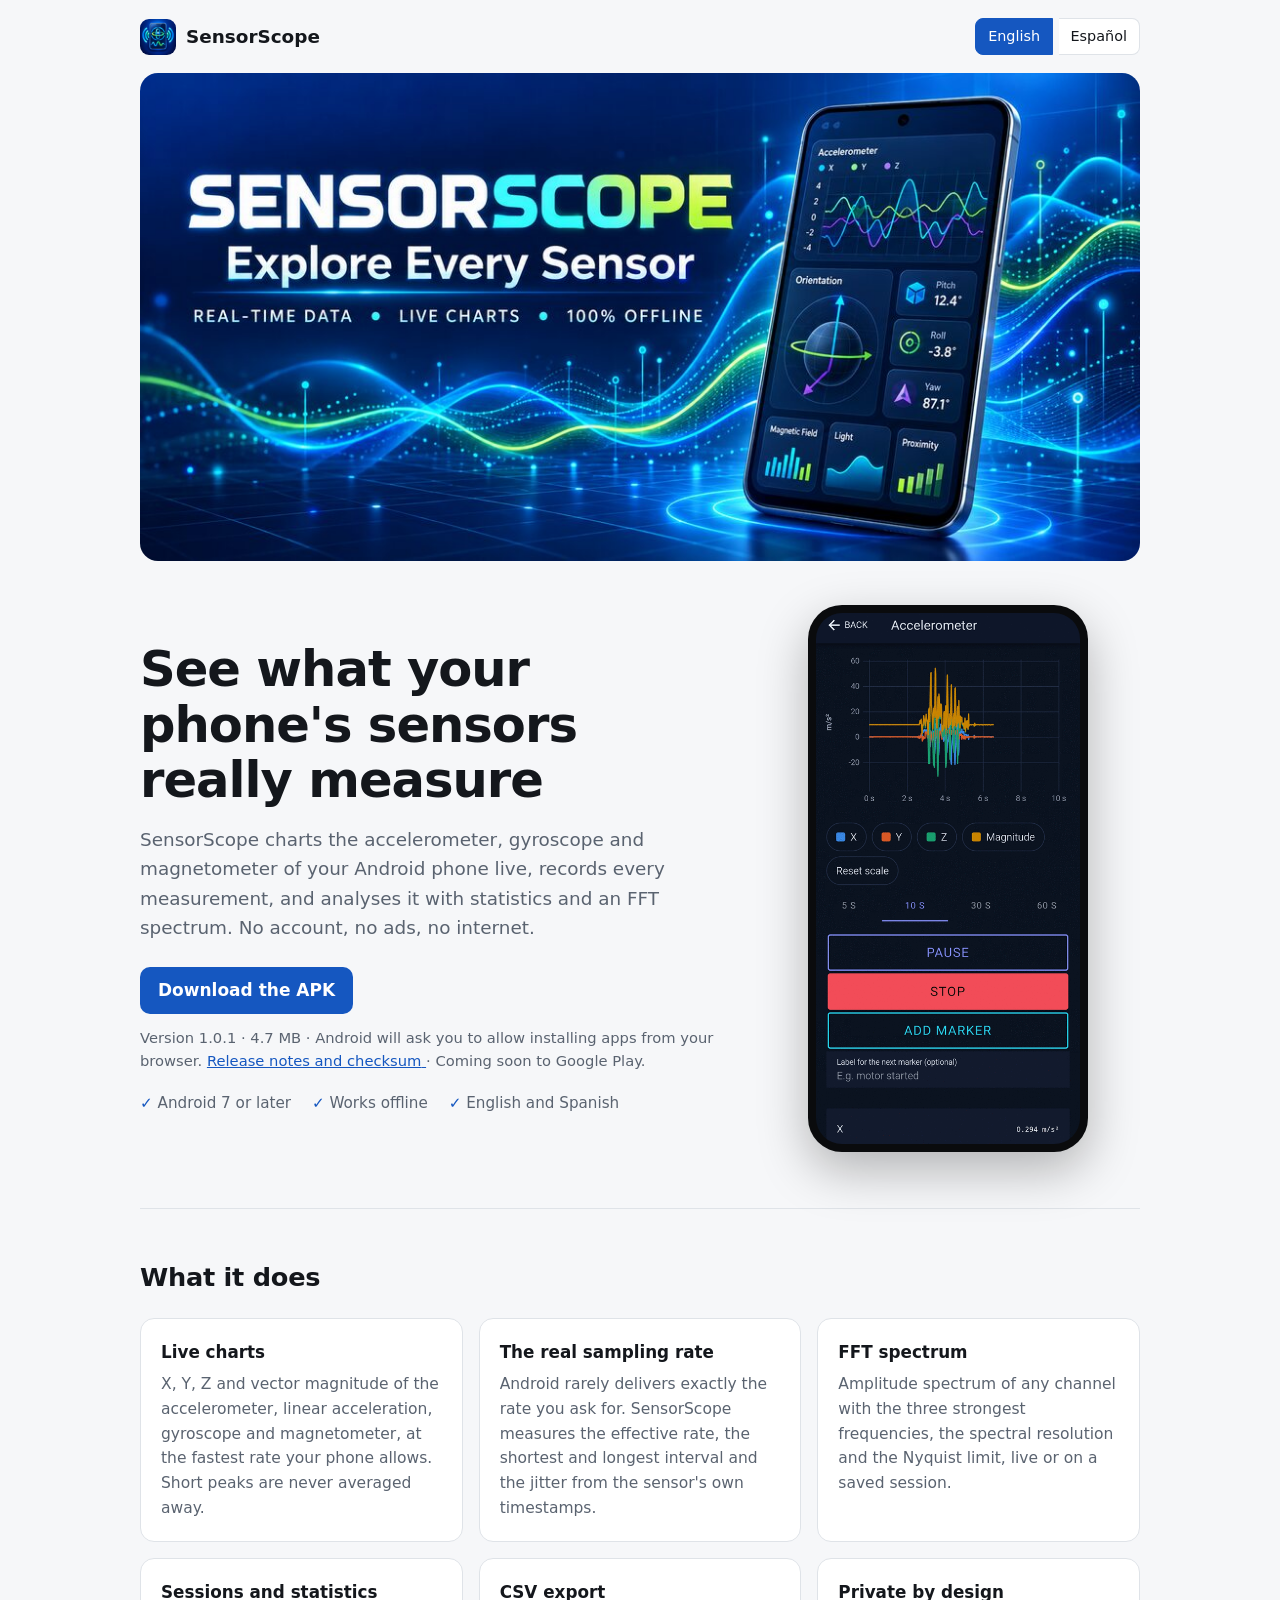
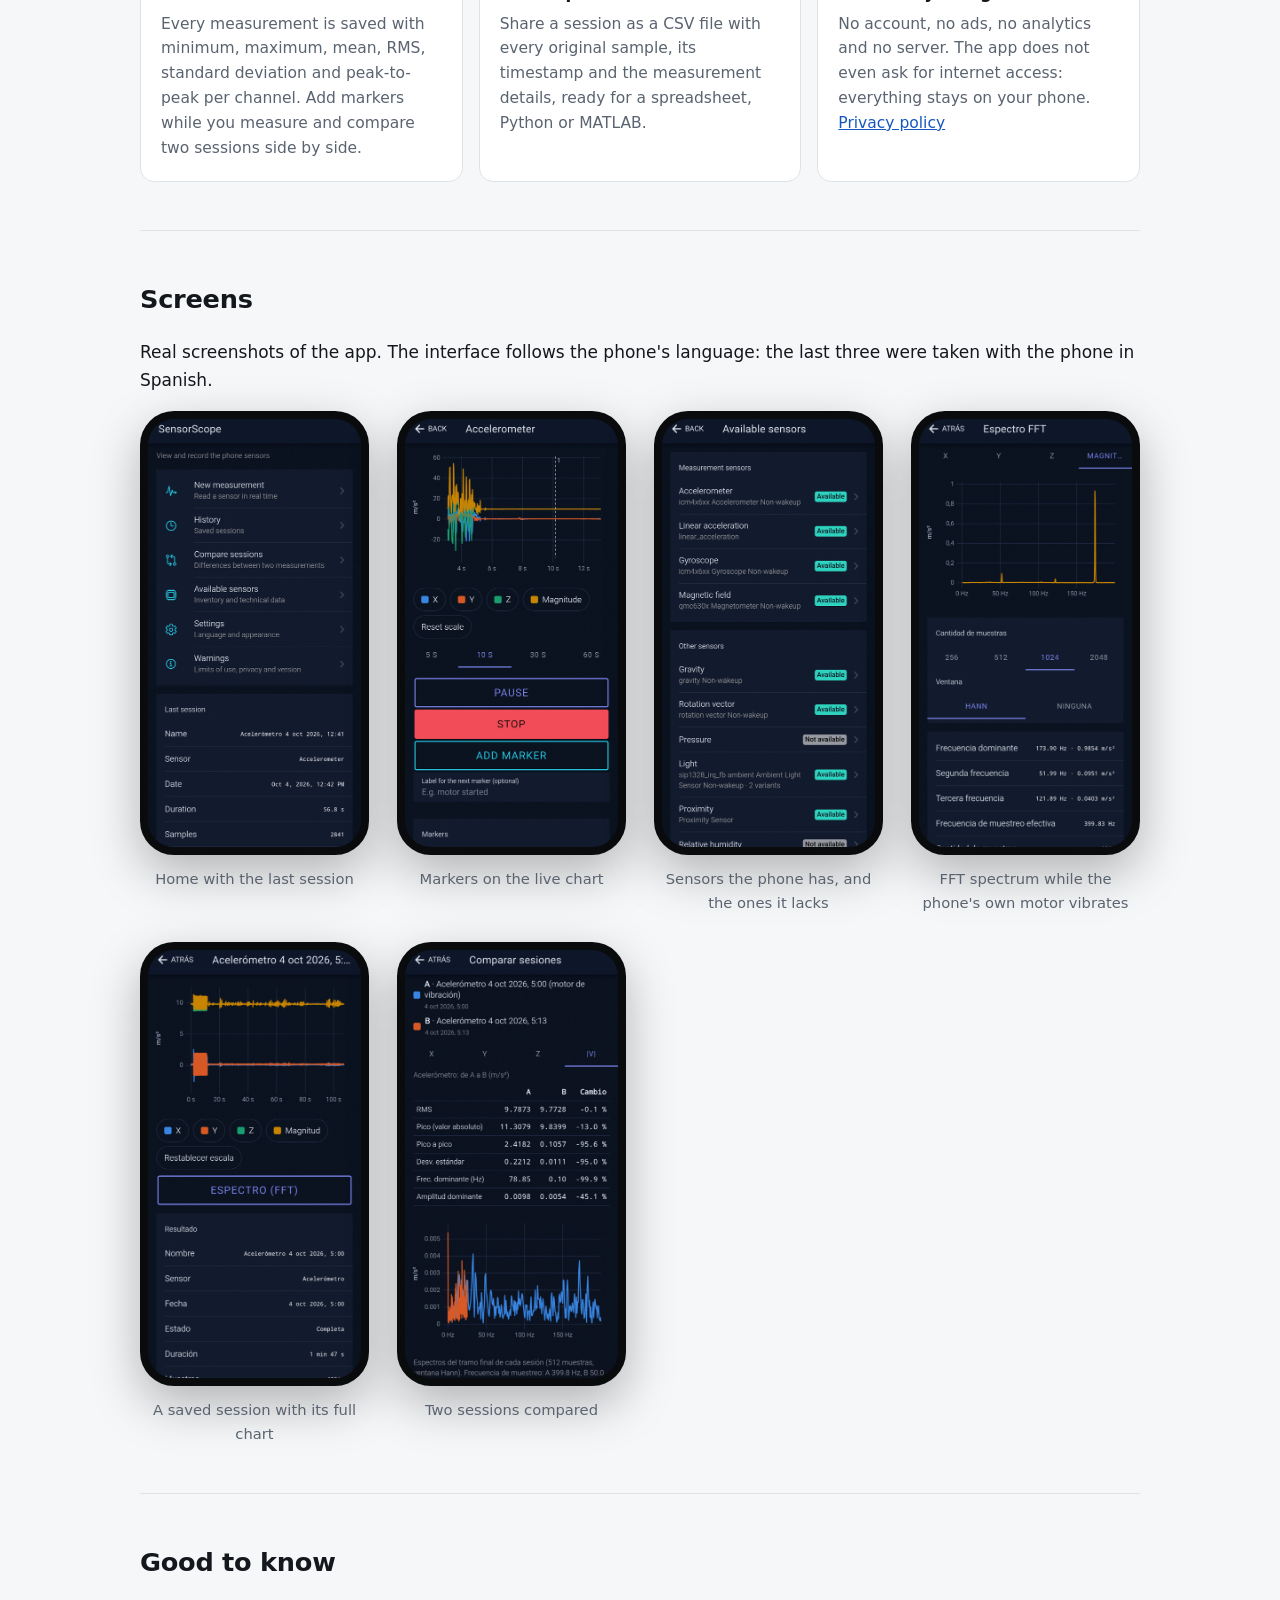
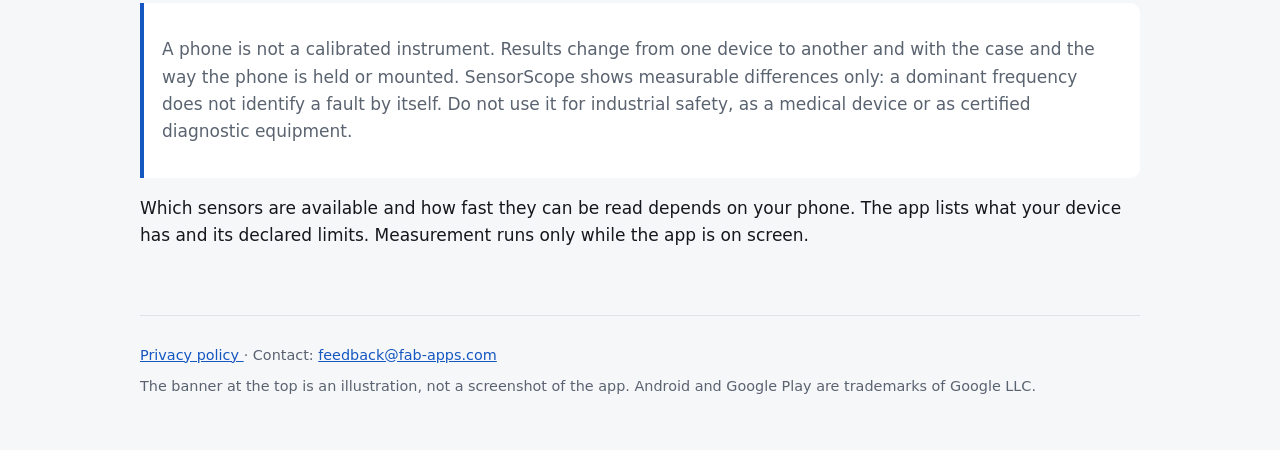
<file: index.html>
<!doctype html>
<html lang="en">
  <head>
    <meta charset="utf-8" />
    <meta name="viewport" content="width=device-width, initial-scale=1" />
    <title>SensorScope – Phone sensor charts, recording and FFT</title>
    <meta name="title-en" content="SensorScope – Phone sensor charts, recording and FFT" />
    <meta name="title-es" content="SensorScope – Gráficos, registro y FFT de los sensores del teléfono" />
    <meta
      name="description"
      content="See, record and analyse your Android phone's motion sensors: live charts, statistics, FFT spectrum and CSV export. Works fully offline, with no account and no ads."
    />
    <meta name="color-scheme" content="light dark" />
    <link rel="icon" href="icon.png" type="image/png" />
    <link rel="stylesheet" href="styles.css" />
  </head>
  <body>
    <div class="wrap">
      <header class="top">
        <a class="brand" href="./"><img src="icon.png" alt="" />SensorScope</a>
        <div class="lang" role="group" aria-label="Language">
          <button type="button" value="en" aria-pressed="true">English</button>
          <button type="button" value="es" aria-pressed="false">Español</button>
        </div>
      </header>

      <main>
        <img
          class="banner"
          src="img/feature.jpg"
          width="1024"
          height="500"
          alt="SensorScope: explore every sensor. Real-time data, live charts, 100% offline."
        />

        <div class="hero">
          <div>
            <h1>
              <span data-lang="en">See what your phone's sensors really measure</span>
              <span data-lang="es">Mirá lo que realmente miden los sensores de tu teléfono</span>
            </h1>
            <p class="lead">
              <span data-lang="en">
                SensorScope charts the accelerometer, gyroscope and magnetometer of your Android
                phone live, records every measurement, and analyses it with statistics and an FFT
                spectrum. No account, no ads, no internet.
              </span>
              <span data-lang="es">
                SensorScope grafica en vivo el acelerómetro, el giroscopio y el magnetómetro de tu
                teléfono Android, guarda cada medición y la analiza con estadísticas y un espectro
                FFT. Sin cuenta, sin anuncios, sin internet.
              </span>
            </p>
            <a class="badge" href="https://github.com/franbenaglia/sensorScopeLnading/releases/latest/download/SensorScope.apk">
              <span data-lang="en">Download the APK</span>
              <span data-lang="es">Descargar el APK</span>
            </a>
            <p class="download-note">
              <span data-lang="en">
                Version 1.0.1 · 4.7 MB · Android will ask you to allow installing apps from your
                browser.
              </span>
              <span data-lang="es">
                Versión 1.0.1 · 4,7 MB · Android te va a pedir que permitas instalar apps desde tu
                navegador.
              </span>
              <a href="https://github.com/franbenaglia/sensorScopeLnading/releases/latest">
                <span data-lang="en">Release notes and checksum</span>
                <span data-lang="es">Notas de la versión y suma de verificación</span>
              </a>
              ·
              <span data-lang="en">Coming soon to Google Play.</span>
              <span data-lang="es">Próximamente en Google Play.</span>
            </p>
            <ul class="facts">
              <li>
                <span data-lang="en">Android 7 or later</span>
                <span data-lang="es">Android 7 o superior</span>
              </li>
              <li>
                <span data-lang="en">Works offline</span>
                <span data-lang="es">Funciona sin conexión</span>
              </li>
              <li>
                <span data-lang="en">English and Spanish</span>
                <span data-lang="es">Español e inglés</span>
              </li>
            </ul>
          </div>
          <div class="phone">
            <img
              src="img/en-live.png"
              width="480"
              height="965"
              alt="Live chart of the accelerometer while the phone is shaken, with the X, Y, Z and magnitude traces and the pause, stop and add marker buttons"
            />
          </div>
        </div>

        <section>
          <h2>
            <span data-lang="en">What it does</span>
            <span data-lang="es">Qué hace</span>
          </h2>
          <div class="grid">
            <div class="card">
              <h3>
                <span data-lang="en">Live charts</span>
                <span data-lang="es">Gráficos en vivo</span>
              </h3>
              <p>
                <span data-lang="en">
                  X, Y, Z and vector magnitude of the accelerometer, linear acceleration, gyroscope
                  and magnetometer, at the fastest rate your phone allows. Short peaks are never
                  averaged away.
                </span>
                <span data-lang="es">
                  X, Y, Z y magnitud vectorial del acelerómetro, la aceleración lineal, el
                  giroscopio y el magnetómetro, a la frecuencia más alta que permita tu teléfono.
                  Los picos breves nunca se pierden en un promedio.
                </span>
              </p>
            </div>
            <div class="card">
              <h3>
                <span data-lang="en">The real sampling rate</span>
                <span data-lang="es">La frecuencia real</span>
              </h3>
              <p>
                <span data-lang="en">
                  Android rarely delivers exactly the rate you ask for. SensorScope measures the
                  effective rate, the shortest and longest interval and the jitter from the sensor's
                  own timestamps.
                </span>
                <span data-lang="es">
                  Android casi nunca entrega exactamente la frecuencia pedida. SensorScope mide la
                  frecuencia efectiva, el intervalo mínimo y máximo y el jitter con los timestamps
                  del propio sensor.
                </span>
              </p>
            </div>
            <div class="card">
              <h3>
                <span data-lang="en">FFT spectrum</span>
                <span data-lang="es">Espectro FFT</span>
              </h3>
              <p>
                <span data-lang="en">
                  Amplitude spectrum of any channel with the three strongest frequencies, the
                  spectral resolution and the Nyquist limit, live or on a saved session.
                </span>
                <span data-lang="es">
                  Espectro de amplitud de cualquier canal con las tres frecuencias principales, la
                  resolución espectral y el límite de Nyquist, en vivo o sobre una sesión guardada.
                </span>
              </p>
            </div>
            <div class="card">
              <h3>
                <span data-lang="en">Sessions and statistics</span>
                <span data-lang="es">Sesiones y estadísticas</span>
              </h3>
              <p>
                <span data-lang="en">
                  Every measurement is saved with minimum, maximum, mean, RMS, standard deviation
                  and peak-to-peak per channel. Add markers while you measure and compare two
                  sessions side by side.
                </span>
                <span data-lang="es">
                  Cada medición se guarda con mínimo, máximo, media, RMS, desviación estándar y pico
                  a pico por canal. Agregá marcadores mientras medís y compará dos sesiones.
                </span>
              </p>
            </div>
            <div class="card">
              <h3>
                <span data-lang="en">CSV export</span>
                <span data-lang="es">Exportación CSV</span>
              </h3>
              <p>
                <span data-lang="en">
                  Share a session as a CSV file with every original sample, its timestamp and the
                  measurement details, ready for a spreadsheet, Python or MATLAB.
                </span>
                <span data-lang="es">
                  Compartí una sesión como archivo CSV con todas las muestras originales, su
                  timestamp y los datos de la medición, lista para una planilla, Python o MATLAB.
                </span>
              </p>
            </div>
            <div class="card">
              <h3>
                <span data-lang="en">Private by design</span>
                <span data-lang="es">Privada por diseño</span>
              </h3>
              <p>
                <span data-lang="en">
                  No account, no ads, no analytics and no server. The app does not even ask for
                  internet access: everything stays on your phone.
                </span>
                <span data-lang="es">
                  Sin cuenta, sin anuncios, sin analíticas y sin servidor. La app ni siquiera pide
                  acceso a internet: todo queda en tu teléfono.
                </span>
                <a href="privacy.html">
                  <span data-lang="en">Privacy policy</span>
                  <span data-lang="es">Política de privacidad</span>
                </a>
              </p>
            </div>
          </div>
        </section>

        <section>
          <h2>
            <span data-lang="en">Screens</span>
            <span data-lang="es">Pantallas</span>
          </h2>
          <p>
            <span data-lang="en">
              Real screenshots of the app. The interface follows the phone's language: the last three
              were taken with the phone in Spanish.
            </span>
            <span data-lang="es">
              Capturas reales de la app. La interfaz sigue el idioma del teléfono: las tres primeras se
              tomaron con el teléfono en inglés.
            </span>
          </p>
          <div class="shots">
            <figure>
              <div class="phone">
                <img src="img/en-home.png" width="480" height="965" loading="lazy" alt="Home screen with shortcuts to new measurement, history, comparison, sensors, settings and warnings, and a summary of the last session" />
              </div>
              <figcaption>
                <span data-lang="en">Home with the last session</span>
                <span data-lang="es">Inicio con la última sesión</span>
              </figcaption>
            </figure>
            <figure>
              <div class="phone">
                <img src="img/en-markers.png" width="480" height="965" loading="lazy" alt="Live accelerometer chart with a numbered marker drawn as a dashed vertical line and the list of markers below" />
              </div>
              <figcaption>
                <span data-lang="en">Markers on the live chart</span>
                <span data-lang="es">Marcadores sobre el gráfico en vivo</span>
              </figcaption>
            </figure>
            <figure>
              <div class="phone">
                <img src="img/en-sensors.png" width="480" height="965" loading="lazy" alt="List of the phone's sensors marked as available or not available" />
              </div>
              <figcaption>
                <span data-lang="en">Sensors the phone has, and the ones it lacks</span>
                <span data-lang="es">Los sensores que tiene el teléfono, y los que no</span>
              </figcaption>
            </figure>
            <figure>
              <div class="phone">
                <img src="img/spectrum.png" width="480" height="965" loading="lazy" alt="FFT spectrum with a sharp peak near 174 Hz and the list of the three main frequencies" />
              </div>
              <figcaption>
                <span data-lang="en">FFT spectrum while the phone's own motor vibrates</span>
                <span data-lang="es">Espectro FFT mientras vibra el motor del propio teléfono</span>
              </figcaption>
            </figure>
            <figure>
              <div class="phone">
                <img src="img/session.png" width="480" height="965" loading="lazy" alt="Saved session with its full chart, showing a burst of vibration at the start, and the session details" />
              </div>
              <figcaption>
                <span data-lang="en">A saved session with its full chart</span>
                <span data-lang="es">Una sesión guardada con su gráfico completo</span>
              </figcaption>
            </figure>
            <figure>
              <div class="phone">
                <img src="img/compare.png" width="480" height="965" loading="lazy" alt="Comparison of two sessions: a table with RMS, peak and dominant frequency and the two spectra overlaid" />
              </div>
              <figcaption>
                <span data-lang="en">Two sessions compared</span>
                <span data-lang="es">Dos sesiones comparadas</span>
              </figcaption>
            </figure>
          </div>
        </section>

        <section>
          <h2>
            <span data-lang="en">Good to know</span>
            <span data-lang="es">Para tener en cuenta</span>
          </h2>
          <div class="note">
            <p data-lang="en">
              A phone is not a calibrated instrument. Results change from one device to another and
              with the case and the way the phone is held or mounted. SensorScope shows measurable
              differences only: a dominant frequency does not identify a fault by itself. Do not
              use it for industrial safety, as a medical device or as certified diagnostic
              equipment.
            </p>
            <p data-lang="es">
              Un teléfono no es un instrumento calibrado. Los resultados cambian de un dispositivo a
              otro y según la funda y la forma de sujetarlo o apoyarlo. SensorScope solo muestra
              diferencias medibles: una frecuencia dominante no identifica por sí sola una falla.
              No la uses para seguridad industrial, ni como dispositivo médico o equipo de
              diagnóstico certificado.
            </p>
          </div>
          <p>
            <span data-lang="en">
              Which sensors are available and how fast they can be read depends on your phone. The
              app lists what your device has and its declared limits. Measurement runs only while
              the app is on screen.
            </span>
            <span data-lang="es">
              Qué sensores hay y a qué velocidad se pueden leer depende de tu teléfono. La app lista
              lo que tiene tu dispositivo y sus límites declarados. La medición funciona solo
              mientras la app está en pantalla.
            </span>
          </p>
        </section>
      </main>

      <footer>
        <p>
          <a href="privacy.html">
            <span data-lang="en">Privacy policy</span>
            <span data-lang="es">Política de privacidad</span>
          </a>
          ·
          <span data-lang="en">Contact:</span><span data-lang="es">Contacto:</span>
          <a href="mailto:feedback@fab-apps.com">feedback@fab-apps.com</a>
        </p>
        <p data-lang="en">
          The banner at the top is an illustration, not a screenshot of the app. Android and Google
          Play are trademarks of Google LLC.
        </p>
        <p data-lang="es">
          La imagen superior es una ilustración, no una captura de la app. Android y Google Play son
          marcas de Google LLC.
        </p>
      </footer>
    </div>
    <script src="lang.js"></script>
  </body>
</html>
</file>
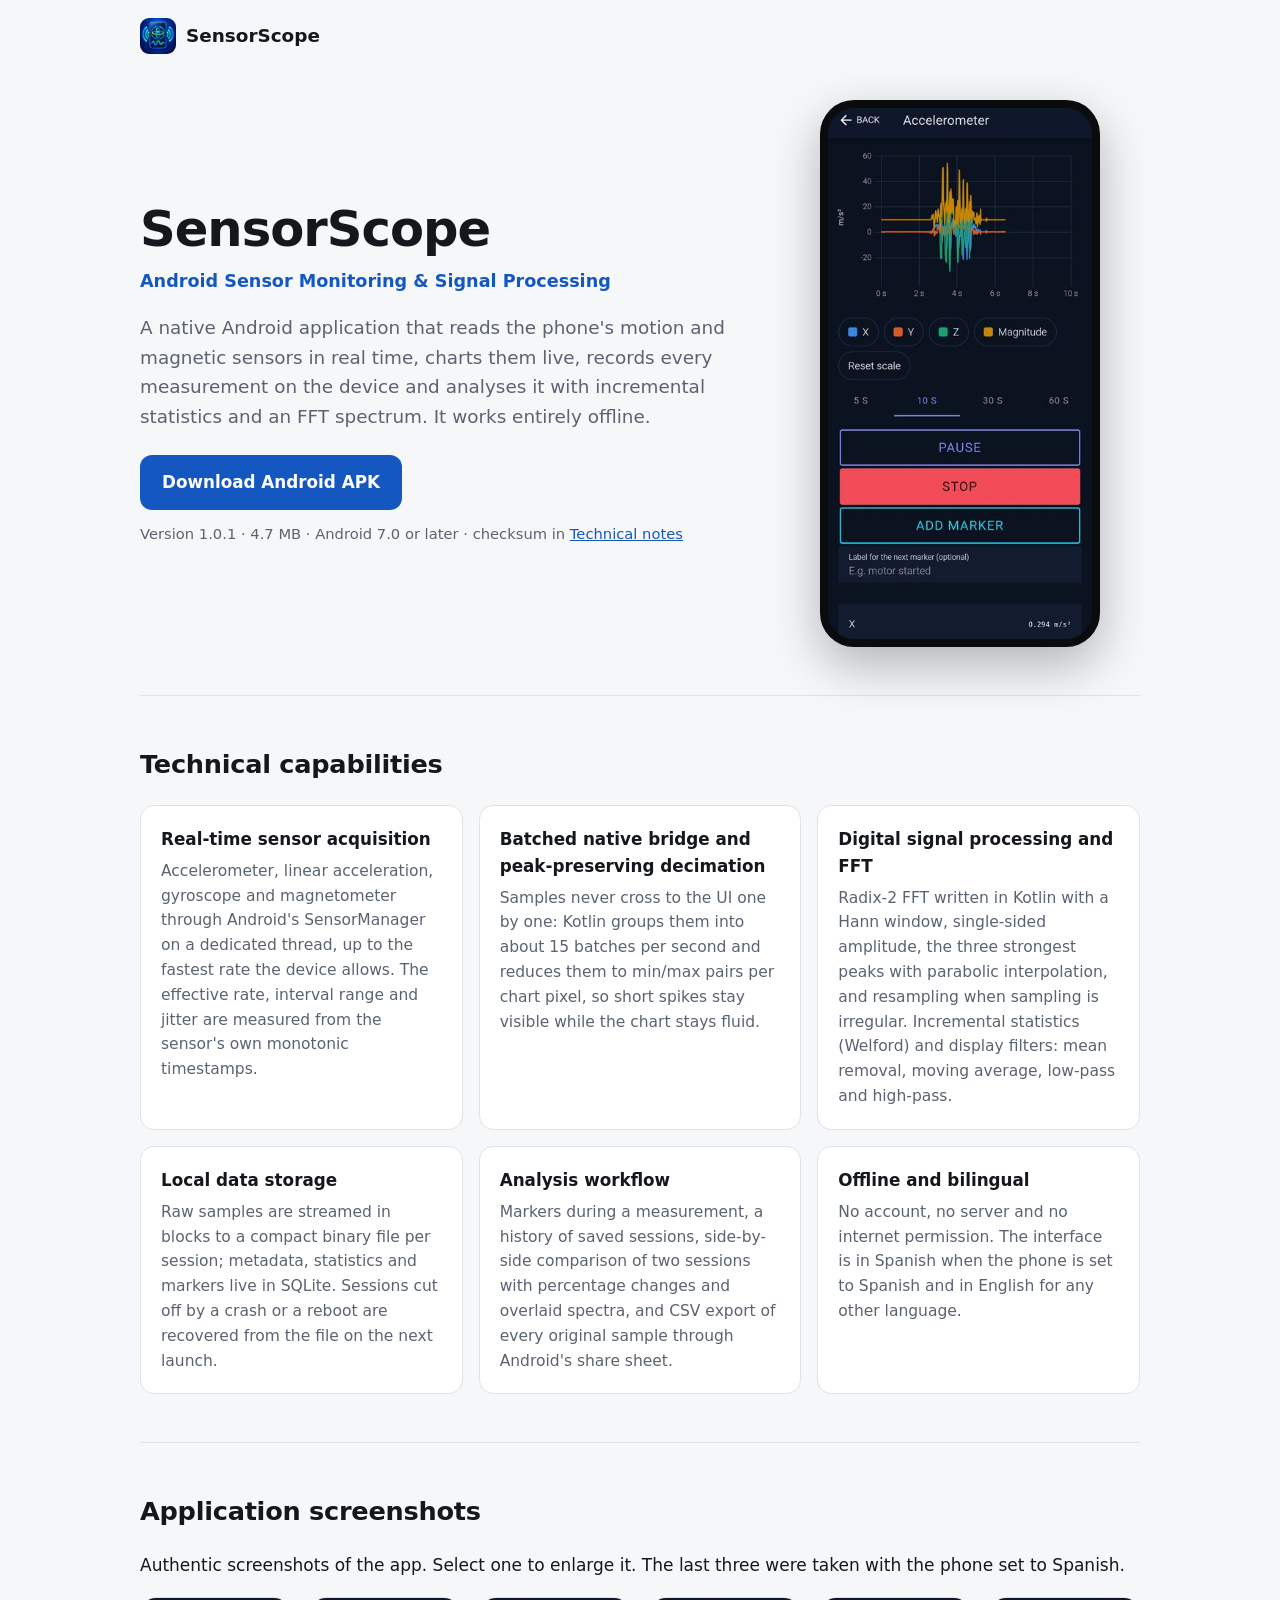
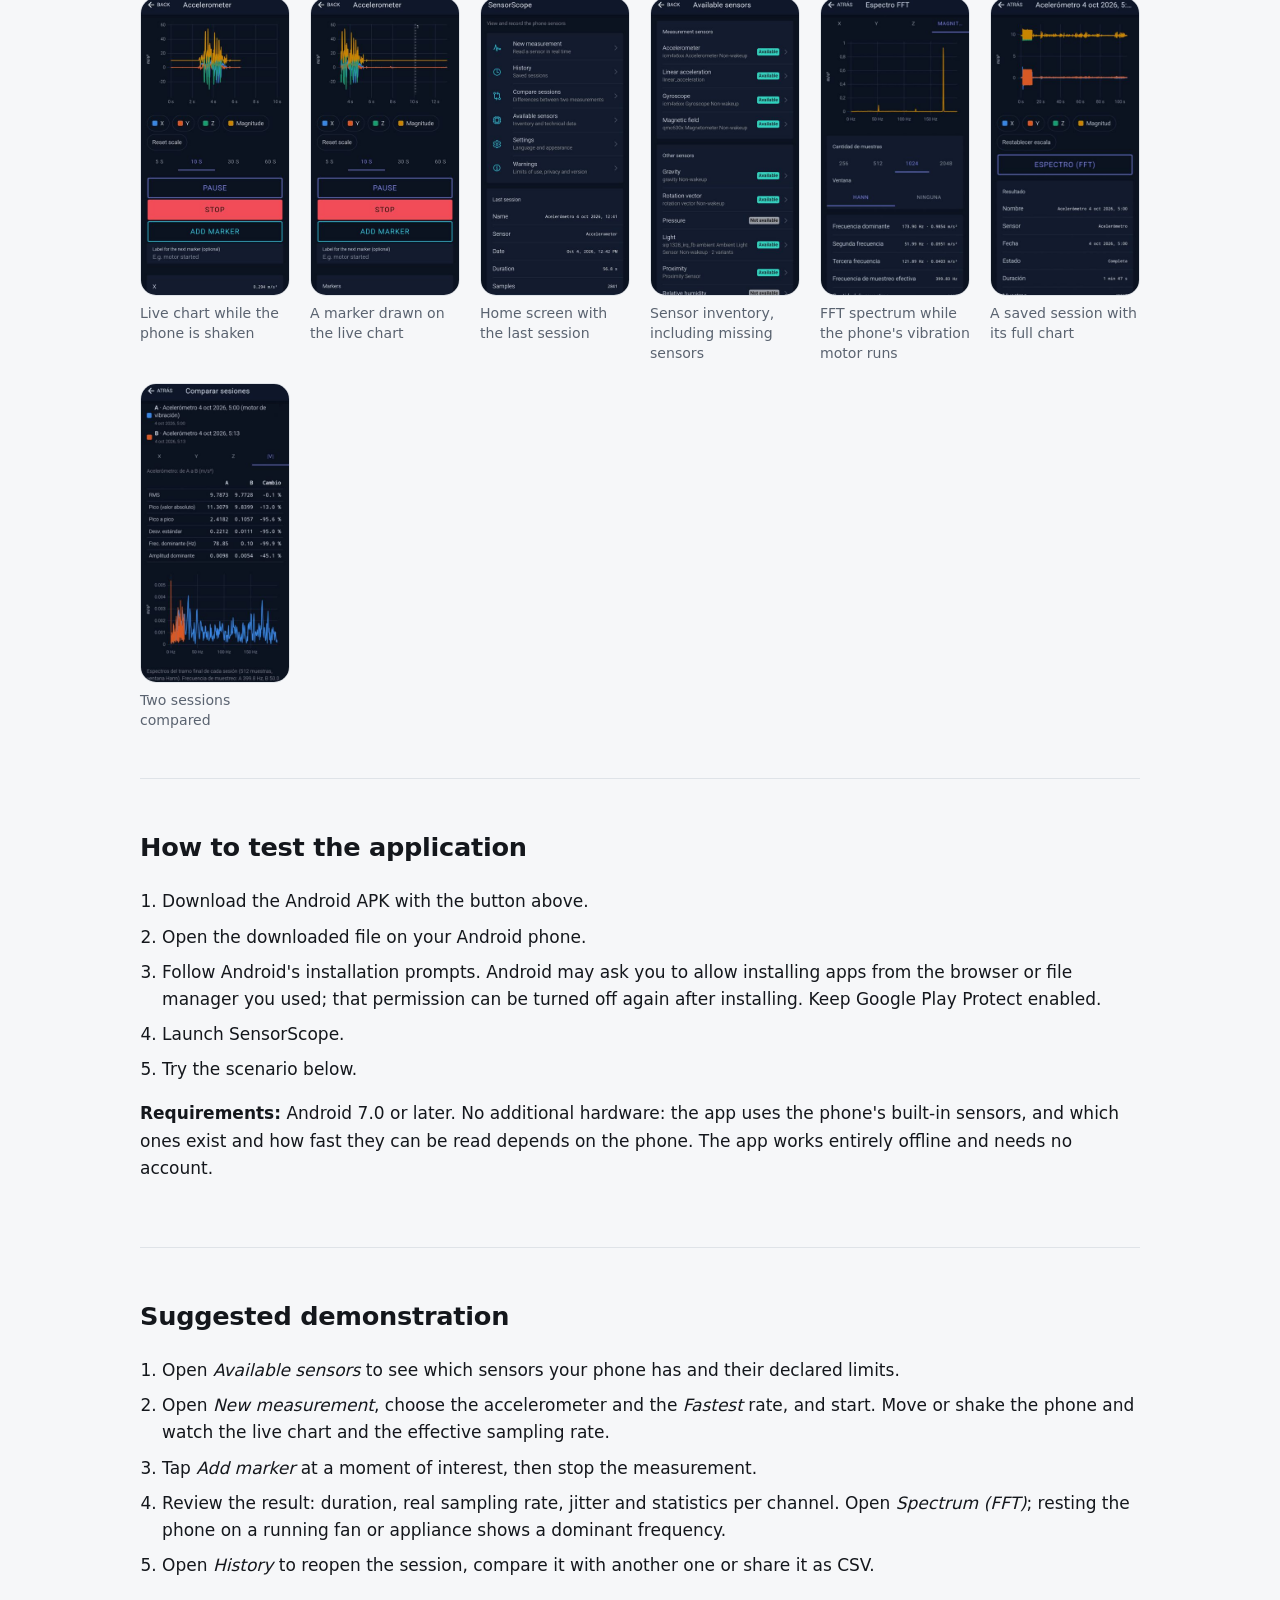
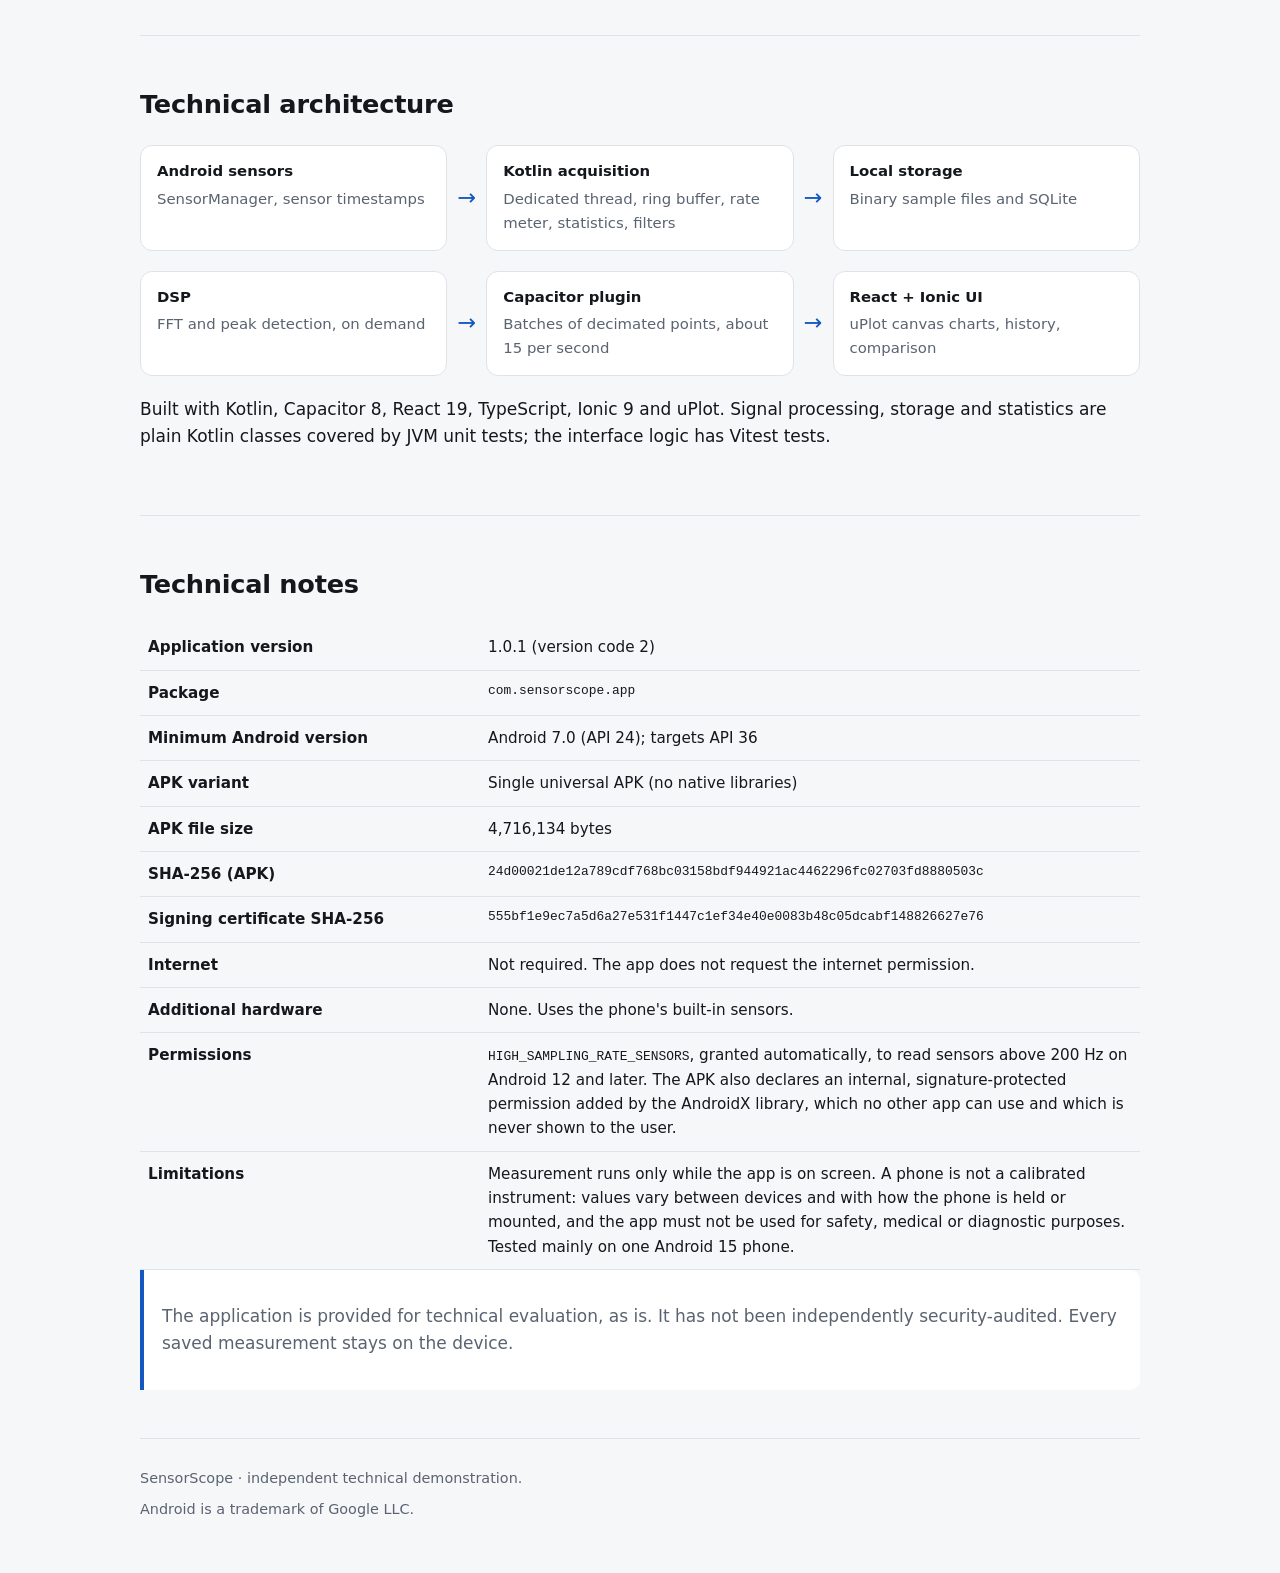
<file: demo/index.html>
<!doctype html>
<html lang="en">
  <head>
    <meta charset="utf-8" />
    <meta name="viewport" content="width=device-width, initial-scale=1" />
    <title>SensorScope – Android sensor monitoring &amp; signal processing (technical demo)</title>
    <meta
      name="description"
      content="Technical demonstration of SensorScope, an offline Android app for real-time sensor acquisition, FFT and local data storage."
    />
    <!--
      Indexación: esta página no se indexa por defecto. Para permitirlo, cambiar
      el contenido a "index, follow". noindex no es control de acceso: la página
      es pública para quien tenga la URL.
    -->
    <meta name="robots" content="noindex, follow" />
    <meta name="color-scheme" content="light dark" />
    <link rel="icon" href="../icon.png" type="image/png" />
    <link rel="stylesheet" href="../styles.css" />
    <link rel="stylesheet" href="demo.css" />
  </head>
  <body>
    <div class="wrap">
      <header class="top">
        <span class="brand"><img src="../icon.png" alt="" />SensorScope</span>
      </header>

      <main>
        <section class="demo-hero" aria-labelledby="title" style="border-top: 0">
          <div>
            <h1 id="title">SensorScope</h1>
            <p class="subtitle">Android Sensor Monitoring &amp; Signal Processing</p>
            <p class="lead">
              A native Android application that reads the phone's motion and magnetic sensors in
              real time, charts them live, records every measurement on the device and analyses it
              with incremental statistics and an FFT spectrum. It works entirely offline.
            </p>
            <a class="download" href="sensorscope-v1.0.1.apk" download="sensorscope-v1.0.1.apk" type="application/vnd.android.package-archive">
              Download Android APK
            </a>
            <p class="download-meta">
              Version 1.0.1 · 4.7 MB · Android 7.0 or later · checksum in
              <a href="#technical-notes">Technical notes</a>
            </p>
          </div>
          <div class="phone">
            <img
              src="img/live-thumb.jpg"
              width="360"
              height="724"
              alt="Live accelerometer chart while the phone is shaken: X, Y, Z and magnitude traces with pause, stop and add-marker buttons"
            />
          </div>
        </section>

        <section aria-labelledby="capabilities">
          <h2 id="capabilities">Technical capabilities</h2>
          <div class="grid">
            <div class="card">
              <h3>Real-time sensor acquisition</h3>
              <p>
                Accelerometer, linear acceleration, gyroscope and magnetometer through Android's
                SensorManager on a dedicated thread, up to the fastest rate the device allows. The
                effective rate, interval range and jitter are measured from the sensor's own
                monotonic timestamps.
              </p>
            </div>
            <div class="card">
              <h3>Batched native bridge and peak-preserving decimation</h3>
              <p>
                Samples never cross to the UI one by one: Kotlin groups them into about 15 batches
                per second and reduces them to min/max pairs per chart pixel, so short spikes stay
                visible while the chart stays fluid.
              </p>
            </div>
            <div class="card">
              <h3>Digital signal processing and FFT</h3>
              <p>
                Radix-2 FFT written in Kotlin with a Hann window, single-sided amplitude, the three
                strongest peaks with parabolic interpolation, and resampling when sampling is
                irregular. Incremental statistics (Welford) and display filters: mean removal,
                moving average, low-pass and high-pass.
              </p>
            </div>
            <div class="card">
              <h3>Local data storage</h3>
              <p>
                Raw samples are streamed in blocks to a compact binary file per session; metadata,
                statistics and markers live in SQLite. Sessions cut off by a crash or a reboot are
                recovered from the file on the next launch.
              </p>
            </div>
            <div class="card">
              <h3>Analysis workflow</h3>
              <p>
                Markers during a measurement, a history of saved sessions, side-by-side comparison
                of two sessions with percentage changes and overlaid spectra, and CSV export of
                every original sample through Android's share sheet.
              </p>
            </div>
            <div class="card">
              <h3>Offline and bilingual</h3>
              <p>
                No account, no server and no internet permission. The interface is in Spanish when
                the phone is set to Spanish and in English for any other language.
              </p>
            </div>
          </div>
        </section>

        <section aria-labelledby="screens">
          <h2 id="screens">Application screenshots</h2>
          <p>
            Authentic screenshots of the app. Select one to enlarge it. The last three were taken
            with the phone set to Spanish.
          </p>
          <div class="gallery">
            <figure>
              <button type="button" class="shot-button" data-full="img/live.jpg" data-caption="Live chart while the phone is shaken">
                <img src="img/live-thumb.jpg" width="360" height="724" loading="lazy" alt="Live accelerometer chart with X, Y, Z and magnitude while the phone is shaken" />
              </button>
              <figcaption>Live chart while the phone is shaken</figcaption>
            </figure>
            <figure>
              <button type="button" class="shot-button" data-full="img/markers.jpg" data-caption="A marker drawn on the live chart">
                <img src="img/markers-thumb.jpg" width="360" height="724" loading="lazy" alt="Live chart with a numbered marker shown as a dashed vertical line and the marker list below" />
              </button>
              <figcaption>A marker drawn on the live chart</figcaption>
            </figure>
            <figure>
              <button type="button" class="shot-button" data-full="img/home.jpg" data-caption="Home screen with a summary of the last session">
                <img src="img/home-thumb.jpg" width="360" height="724" loading="lazy" alt="Home screen with shortcuts and a summary of the last session" />
              </button>
              <figcaption>Home screen with the last session</figcaption>
            </figure>
            <figure>
              <button type="button" class="shot-button" data-full="img/sensors.jpg" data-caption="Sensor inventory: available and missing sensors">
                <img src="img/sensors-thumb.jpg" width="360" height="724" loading="lazy" alt="List of the phone's sensors marked available or not available" />
              </button>
              <figcaption>Sensor inventory, including missing sensors</figcaption>
            </figure>
            <figure>
              <button type="button" class="shot-button" data-full="img/spectrum.jpg" data-caption="FFT spectrum while the phone's own vibration motor runs (Spanish interface)">
                <img src="img/spectrum-thumb.jpg" width="360" height="724" loading="lazy" alt="FFT spectrum with a sharp peak near 174 Hz and the three main frequencies listed" />
              </button>
              <figcaption>FFT spectrum while the phone's vibration motor runs</figcaption>
            </figure>
            <figure>
              <button type="button" class="shot-button" data-full="img/session.jpg" data-caption="A saved session with its full chart (Spanish interface)">
                <img src="img/session-thumb.jpg" width="360" height="724" loading="lazy" alt="Saved session with its full chart and session details" />
              </button>
              <figcaption>A saved session with its full chart</figcaption>
            </figure>
            <figure>
              <button type="button" class="shot-button" data-full="img/compare.jpg" data-caption="Two sessions compared (Spanish interface)">
                <img src="img/compare-thumb.jpg" width="360" height="724" loading="lazy" alt="Comparison table of two sessions with RMS, peak and dominant frequency, and their spectra overlaid" />
              </button>
              <figcaption>Two sessions compared</figcaption>
            </figure>
          </div>
        </section>

        <section aria-labelledby="test">
          <h2 id="test">How to test the application</h2>
          <ol class="steps">
            <li>Download the Android APK with the button above.</li>
            <li>Open the downloaded file on your Android phone.</li>
            <li>
              Follow Android's installation prompts. Android may ask you to allow installing apps
              from the browser or file manager you used; that permission can be turned off again
              after installing. Keep Google Play Protect enabled.
            </li>
            <li>Launch SensorScope.</li>
            <li>Try the scenario below.</li>
          </ol>
          <p>
            <strong>Requirements:</strong> Android 7.0 or later. No additional hardware: the app
            uses the phone's built-in sensors, and which ones exist and how fast they can be read
            depends on the phone. The app works entirely offline and needs no account.
          </p>
        </section>

        <section aria-labelledby="scenario">
          <h2 id="scenario">Suggested demonstration</h2>
          <ol class="steps">
            <li>Open <em>Available sensors</em> to see which sensors your phone has and their declared limits.</li>
            <li>
              Open <em>New measurement</em>, choose the accelerometer and the <em>Fastest</em> rate,
              and start. Move or shake the phone and watch the live chart and the effective
              sampling rate.
            </li>
            <li>Tap <em>Add marker</em> at a moment of interest, then stop the measurement.</li>
            <li>
              Review the result: duration, real sampling rate, jitter and statistics per channel.
              Open <em>Spectrum (FFT)</em>; resting the phone on a running fan or appliance shows a
              dominant frequency.
            </li>
            <li>Open <em>History</em> to reopen the session, compare it with another one or share it as CSV.</li>
          </ol>
        </section>

        <section aria-labelledby="architecture">
          <h2 id="architecture">Technical architecture</h2>
          <div class="arch" role="img" aria-label="Android sensors feed a Kotlin acquisition layer, which stores raw data locally and sends batched, decimated data through a Capacitor plugin to a React and Ionic interface">
            <div class="node"><strong>Android sensors</strong><span>SensorManager, sensor timestamps</span></div>
            <div class="arrow" aria-hidden="true">→</div>
            <div class="node"><strong>Kotlin acquisition</strong><span>Dedicated thread, ring buffer, rate meter, statistics, filters</span></div>
            <div class="arrow" aria-hidden="true">→</div>
            <div class="node"><strong>Local storage</strong><span>Binary sample files and SQLite</span></div>
          </div>
          <div class="arch" aria-hidden="true">
            <div class="node"><strong>DSP</strong><span>FFT and peak detection, on demand</span></div>
            <div class="arrow">→</div>
            <div class="node"><strong>Capacitor plugin</strong><span>Batches of decimated points, about 15 per second</span></div>
            <div class="arrow">→</div>
            <div class="node"><strong>React + Ionic UI</strong><span>uPlot canvas charts, history, comparison</span></div>
          </div>
          <p>
            Built with Kotlin, Capacitor 8, React 19, TypeScript, Ionic 9 and uPlot. Signal
            processing, storage and statistics are plain Kotlin classes covered by JVM unit tests;
            the interface logic has Vitest tests.
          </p>
        </section>

        <section aria-labelledby="technical-notes">
          <h2 id="technical-notes">Technical notes</h2>
          <div class="table-scroll">
            <table class="specs">
              <tbody>
                <tr><th scope="row">Application version</th><td>1.0.1 (version code 2)</td></tr>
                <tr><th scope="row">Package</th><td class="mono">com.sensorscope.app</td></tr>
                <tr><th scope="row">Minimum Android version</th><td>Android 7.0 (API 24); targets API 36</td></tr>
                <tr><th scope="row">APK variant</th><td>Single universal APK (no native libraries)</td></tr>
                <tr><th scope="row">APK file size</th><td>4,716,134 bytes</td></tr>
                <tr><th scope="row">SHA-256 (APK)</th><td class="mono">24d00021de12a789cdf768bc03158bdf944921ac4462296fc02703fd8880503c</td></tr>
                <tr><th scope="row">Signing certificate SHA-256</th><td class="mono">555bf1e9ec7a5d6a27e531f1447c1ef34e40e0083b48c05dcabf148826627e76</td></tr>
                <tr><th scope="row">Internet</th><td>Not required. The app does not request the internet permission.</td></tr>
                <tr><th scope="row">Additional hardware</th><td>None. Uses the phone's built-in sensors.</td></tr>
                <tr>
                  <th scope="row">Permissions</th>
                  <td>
                    <span class="mono">HIGH_SAMPLING_RATE_SENSORS</span>, granted automatically, to read
                    sensors above 200 Hz on Android 12 and later. The APK also declares an internal,
                    signature-protected permission added by the AndroidX library, which no other app
                    can use and which is never shown to the user.
                  </td>
                </tr>
                <tr>
                  <th scope="row">Limitations</th>
                  <td>
                    Measurement runs only while the app is on screen. A phone is not a calibrated
                    instrument: values vary between devices and with how the phone is held or
                    mounted, and the app must not be used for safety, medical or diagnostic
                    purposes. Tested mainly on one Android 15 phone.
                  </td>
                </tr>
              </tbody>
            </table>
          </div>
          <div class="note">
            <p>
              The application is provided for technical evaluation, as is. It has not been
              independently security-audited. Every saved measurement stays on the device.
            </p>
          </div>
        </section>
      </main>

      <footer>
        <p>SensorScope · independent technical demonstration.</p>
        <p>Android is a trademark of Google LLC.</p>
      </footer>
    </div>

    <dialog id="lightbox" class="lightbox" aria-label="Enlarged screenshot">
      <img alt="" />
      <div class="bar">
        <span class="caption"></span>
        <button type="button" data-close aria-label="Close">✕</button>
      </div>
    </dialog>
    <script src="lightbox.js"></script>
  </body>
</html>
</file>
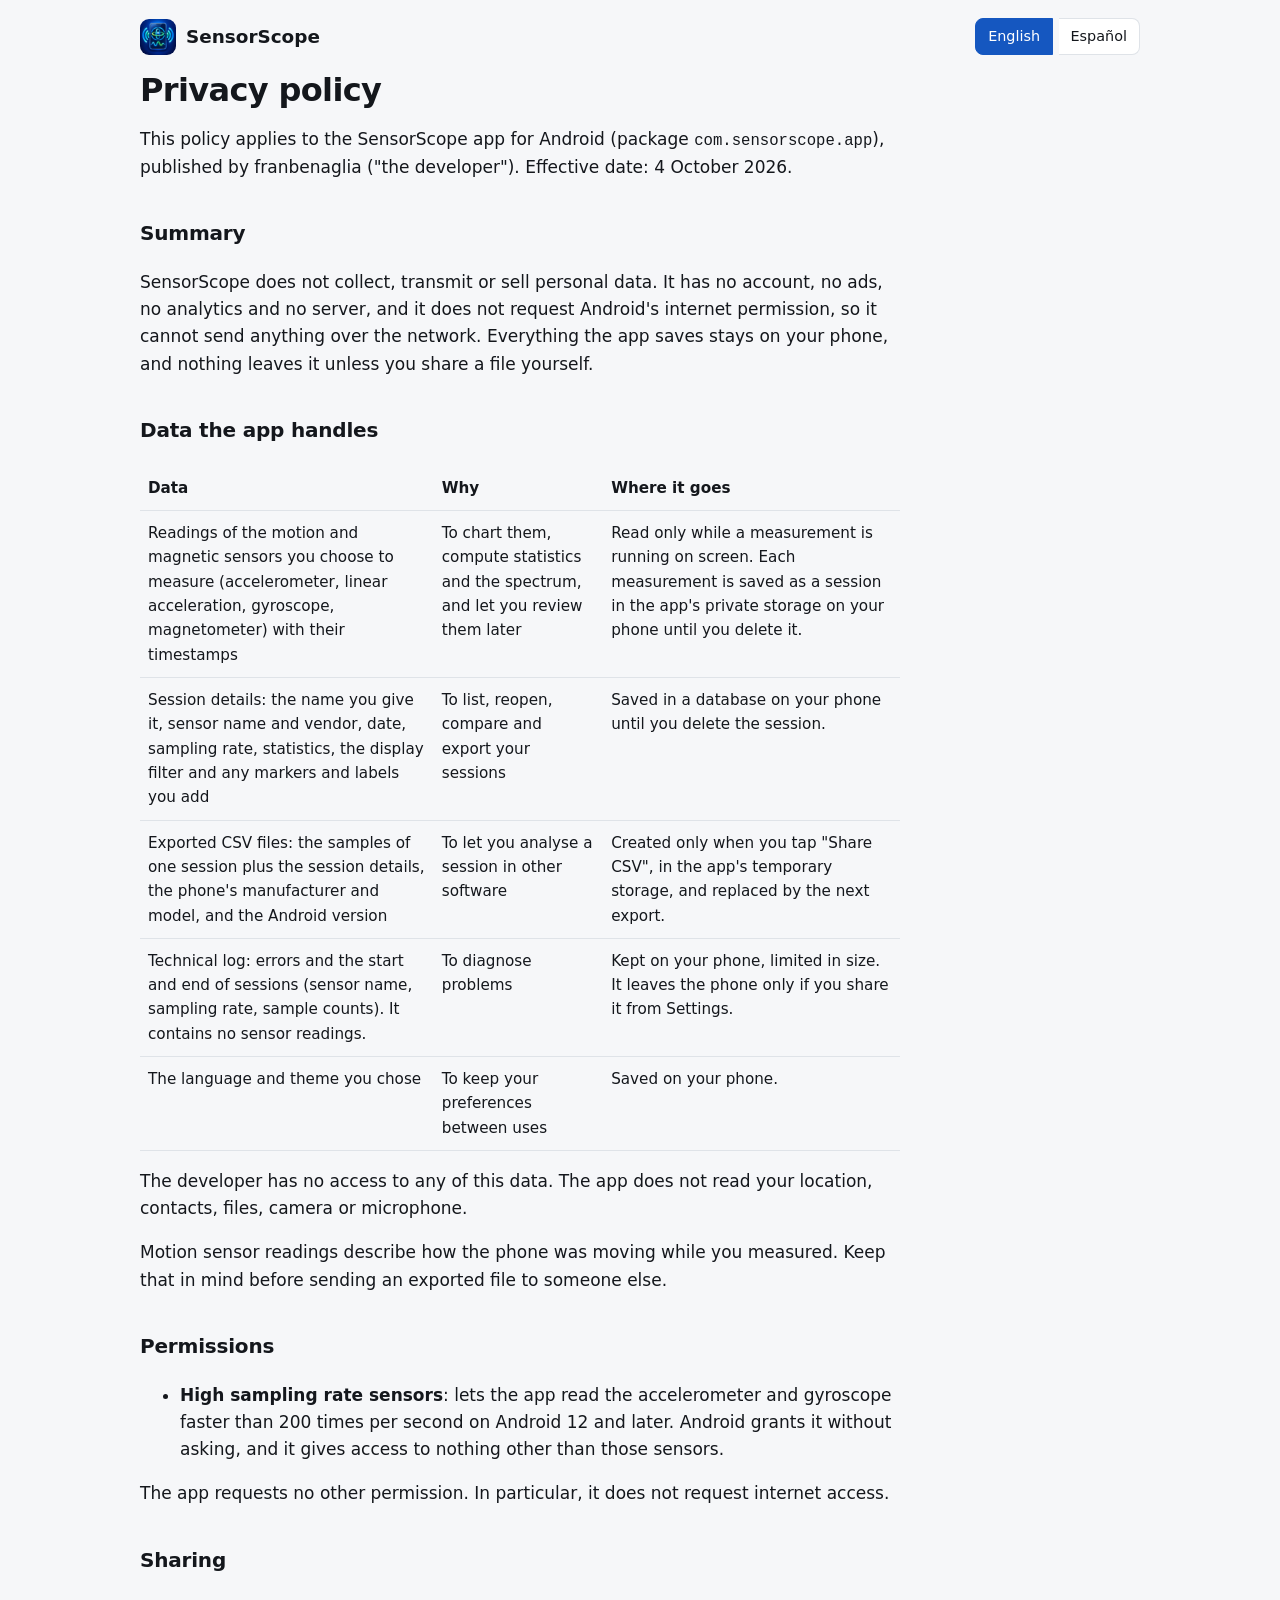
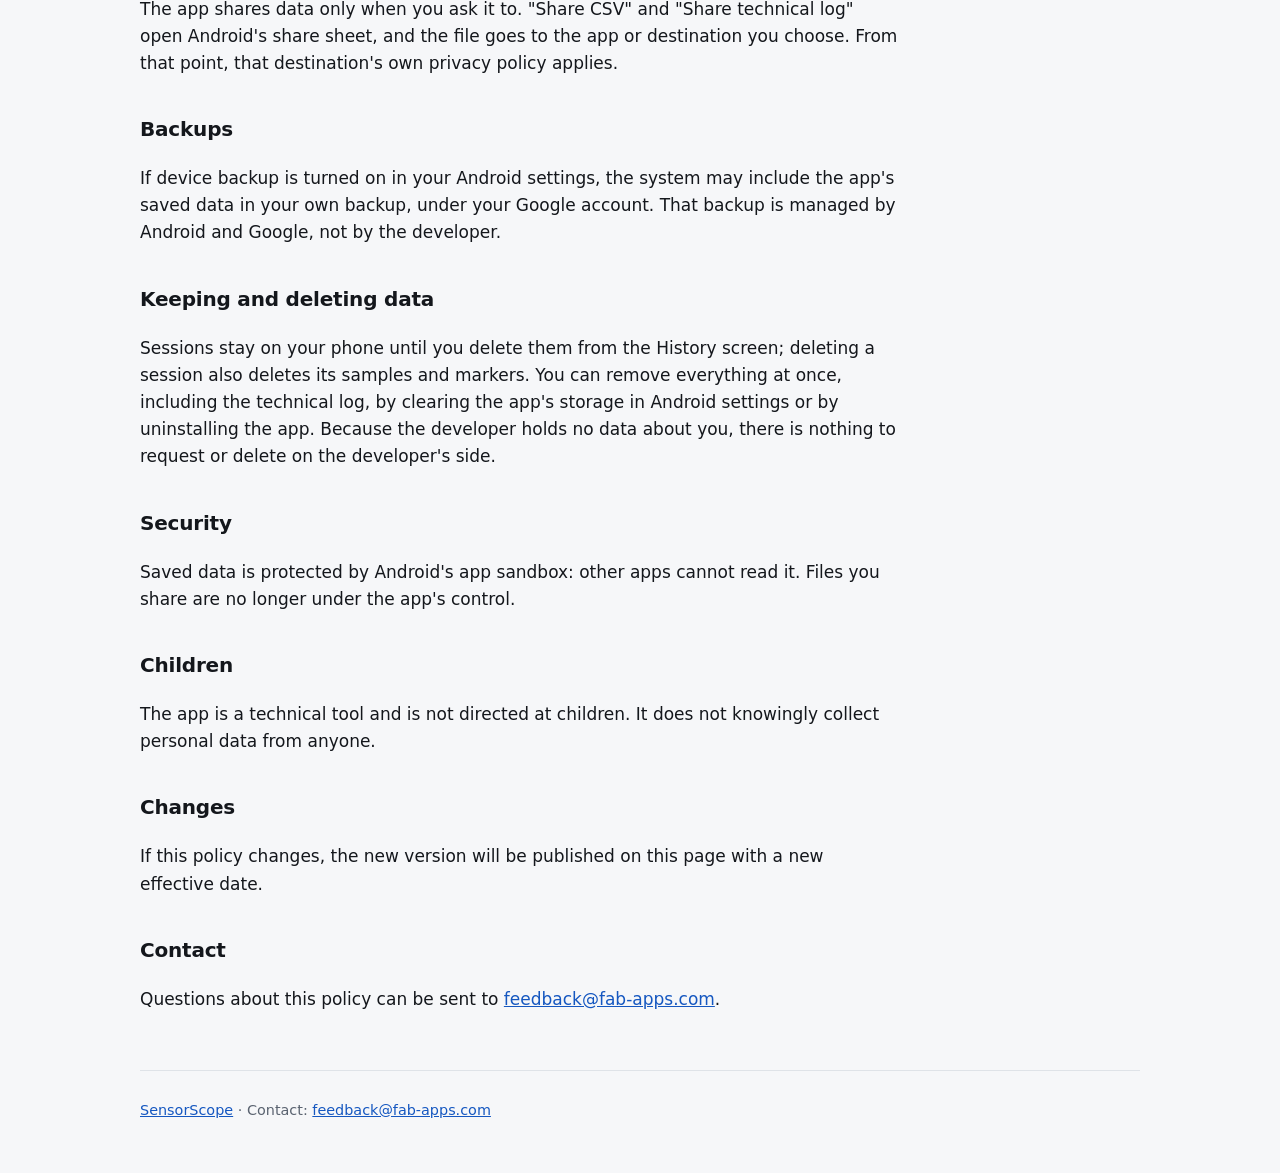
<file: privacy.html>
<!doctype html>
<html lang="en">
  <head>
    <meta charset="utf-8" />
    <meta name="viewport" content="width=device-width, initial-scale=1" />
    <title>SensorScope – Privacy policy</title>
    <meta name="title-en" content="SensorScope – Privacy policy" />
    <meta name="title-es" content="SensorScope – Política de privacidad" />
    <meta name="description" content="Privacy policy of the SensorScope app for Android." />
    <meta name="color-scheme" content="light dark" />
    <link rel="icon" href="icon.png" type="image/png" />
    <link rel="stylesheet" href="styles.css" />
  </head>
  <body>
    <div class="wrap">
      <header class="top">
        <a class="brand" href="./"><img src="icon.png" alt="" />SensorScope</a>
        <div class="lang" role="group" aria-label="Language">
          <button type="button" value="en" aria-pressed="true">English</button>
          <button type="button" value="es" aria-pressed="false">Español</button>
        </div>
      </header>

      <main class="doc" data-lang="en">
        <h1>Privacy policy</h1>
        <p>
          This policy applies to the SensorScope app for Android (package
          <code>com.sensorscope.app</code>), published by franbenaglia ("the developer"). Effective
          date: 4 October 2026.
        </p>
        <h2>Summary</h2>
        <p>
          SensorScope does not collect, transmit or sell personal data. It has no account, no ads,
          no analytics and no server, and it does not request Android's internet permission, so it
          cannot send anything over the network. Everything the app saves stays on your phone, and
          nothing leaves it unless you share a file yourself.
        </p>
        <h2>Data the app handles</h2>
        <div class="table-scroll">
          <table>
            <thead>
              <tr>
                <th>Data</th>
                <th>Why</th>
                <th>Where it goes</th>
              </tr>
            </thead>
            <tbody>
              <tr>
                <td>
                  Readings of the motion and magnetic sensors you choose to measure (accelerometer,
                  linear acceleration, gyroscope, magnetometer) with their timestamps
                </td>
                <td>To chart them, compute statistics and the spectrum, and let you review them later</td>
                <td>
                  Read only while a measurement is running on screen. Each measurement is saved as a
                  session in the app's private storage on your phone until you delete it.
                </td>
              </tr>
              <tr>
                <td>
                  Session details: the name you give it, sensor name and vendor, date, sampling
                  rate, statistics, the display filter and any markers and labels you add
                </td>
                <td>To list, reopen, compare and export your sessions</td>
                <td>Saved in a database on your phone until you delete the session.</td>
              </tr>
              <tr>
                <td>
                  Exported CSV files: the samples of one session plus the session details, the
                  phone's manufacturer and model, and the Android version
                </td>
                <td>To let you analyse a session in other software</td>
                <td>
                  Created only when you tap "Share CSV", in the app's temporary storage, and
                  replaced by the next export.
                </td>
              </tr>
              <tr>
                <td>
                  Technical log: errors and the start and end of sessions (sensor name, sampling
                  rate, sample counts). It contains no sensor readings.
                </td>
                <td>To diagnose problems</td>
                <td>Kept on your phone, limited in size. It leaves the phone only if you share it from Settings.</td>
              </tr>
              <tr>
                <td>The language and theme you chose</td>
                <td>To keep your preferences between uses</td>
                <td>Saved on your phone.</td>
              </tr>
            </tbody>
          </table>
        </div>
        <p>
          The developer has no access to any of this data. The app does not read your location,
          contacts, files, camera or microphone.
        </p>
        <p>
          Motion sensor readings describe how the phone was moving while you measured. Keep that in
          mind before sending an exported file to someone else.
        </p>
        <h2>Permissions</h2>
        <ul>
          <li>
            <strong>High sampling rate sensors</strong>: lets the app read the accelerometer and
            gyroscope faster than 200 times per second on Android 12 and later. Android grants it
            without asking, and it gives access to nothing other than those sensors.
          </li>
        </ul>
        <p>The app requests no other permission. In particular, it does not request internet access.</p>
        <h2>Sharing</h2>
        <p>
          The app shares data only when you ask it to. "Share CSV" and "Share technical log" open
          Android's share sheet, and the file goes to the app or destination you choose. From that
          point, that destination's own privacy policy applies.
        </p>
        <h2>Backups</h2>
        <p>
          If device backup is turned on in your Android settings, the system may include the app's
          saved data in your own backup, under your Google account. That backup is managed by
          Android and Google, not by the developer.
        </p>
        <h2>Keeping and deleting data</h2>
        <p>
          Sessions stay on your phone until you delete them from the History screen; deleting a
          session also deletes its samples and markers. You can remove everything at once, including
          the technical log, by clearing the app's storage in Android settings or by uninstalling
          the app. Because the developer holds no data about you, there is nothing to request or
          delete on the developer's side.
        </p>
        <h2>Security</h2>
        <p>
          Saved data is protected by Android's app sandbox: other apps cannot read it. Files you
          share are no longer under the app's control.
        </p>
        <h2>Children</h2>
        <p>
          The app is a technical tool and is not directed at children. It does not knowingly collect
          personal data from anyone.
        </p>
        <h2>Changes</h2>
        <p>
          If this policy changes, the new version will be published on this page with a new
          effective date.
        </p>
        <h2>Contact</h2>
        <p>
          Questions about this policy can be sent to
          <a href="mailto:feedback@fab-apps.com">feedback@fab-apps.com</a>.
        </p>
      </main>

      <main class="doc" data-lang="es">
        <h1>Política de privacidad</h1>
        <p>
          Esta política se aplica a la app SensorScope para Android (paquete
          <code>com.sensorscope.app</code>), publicada por franbenaglia ("el desarrollador"). Fecha
          de vigencia: 4 de octubre de 2026.
        </p>
        <h2>Resumen</h2>
        <p>
          SensorScope no recopila, transmite ni vende datos personales. No tiene cuenta, anuncios,
          analíticas ni servidor, y no solicita el permiso de internet de Android, por lo que no
          puede enviar nada por la red. Todo lo que la app guarda queda en tu teléfono, y nada sale
          de él salvo que compartas un archivo vos mismo.
        </p>
        <h2>Datos que maneja la app</h2>
        <div class="table-scroll">
          <table>
            <thead>
              <tr>
                <th>Dato</th>
                <th>Para qué</th>
                <th>Adónde va</th>
              </tr>
            </thead>
            <tbody>
              <tr>
                <td>
                  Lecturas de los sensores de movimiento y magnético que elijas medir (acelerómetro,
                  aceleración lineal, giroscopio, magnetómetro) con sus timestamps
                </td>
                <td>Para graficarlas, calcular estadísticas y el espectro, y que puedas revisarlas después</td>
                <td>
                  Se leen solo mientras hay una medición en pantalla. Cada medición se guarda como
                  una sesión en el almacenamiento privado de la app en tu teléfono hasta que la
                  elimines.
                </td>
              </tr>
              <tr>
                <td>
                  Datos de la sesión: el nombre que le pongas, nombre y fabricante del sensor,
                  fecha, frecuencia de muestreo, estadísticas, el filtro del gráfico y los
                  marcadores y etiquetas que agregues
                </td>
                <td>Para listar, reabrir, comparar y exportar tus sesiones</td>
                <td>Se guardan en una base de datos en tu teléfono hasta que elimines la sesión.</td>
              </tr>
              <tr>
                <td>
                  Archivos CSV exportados: las muestras de una sesión más sus datos, el fabricante y
                  el modelo del teléfono y la versión de Android
                </td>
                <td>Para que puedas analizar una sesión en otro programa</td>
                <td>
                  Se crean solo cuando tocás "Compartir CSV", en el almacenamiento temporal de la
                  app, y la siguiente exportación los reemplaza.
                </td>
              </tr>
              <tr>
                <td>
                  Registro técnico: errores e inicio y cierre de sesiones (nombre del sensor,
                  frecuencia, cantidad de muestras). No contiene lecturas de los sensores.
                </td>
                <td>Para diagnosticar problemas</td>
                <td>Queda en tu teléfono, con tamaño limitado. Sale del teléfono solo si lo compartís desde Configuración.</td>
              </tr>
              <tr>
                <td>El idioma y el tema que elegiste</td>
                <td>Para conservar tus preferencias entre usos</td>
                <td>Se guardan en tu teléfono.</td>
              </tr>
            </tbody>
          </table>
        </div>
        <p>
          El desarrollador no tiene acceso a ninguno de estos datos. La app no lee tu ubicación,
          contactos, archivos, cámara ni micrófono.
        </p>
        <p>
          Las lecturas de los sensores de movimiento describen cómo se movía el teléfono mientras
          medías. Tenelo en cuenta antes de enviarle un archivo exportado a otra persona.
        </p>
        <h2>Permisos</h2>
        <ul>
          <li>
            <strong>Sensores a alta frecuencia de muestreo</strong>: permite leer el acelerómetro y
            el giroscopio más de 200 veces por segundo en Android 12 o superior. Android lo concede
            sin preguntar y no da acceso a nada más que esos sensores.
          </li>
        </ul>
        <p>La app no solicita ningún otro permiso. En particular, no solicita acceso a internet.</p>
        <h2>Compartir</h2>
        <p>
          La app comparte datos solo cuando se lo pedís. "Compartir CSV" y "Compartir registro
          técnico" abren el menú de compartir de Android, y el archivo va a la app o destino que
          elijas. A partir de ahí rige la política de privacidad de ese destino.
        </p>
        <h2>Copias de seguridad</h2>
        <p>
          Si la copia de seguridad del dispositivo está activada en los ajustes de Android, el
          sistema puede incluir los datos guardados de la app en tu propia copia, bajo tu cuenta de
          Google. Esa copia la administran Android y Google, no el desarrollador.
        </p>
        <h2>Conservación y eliminación</h2>
        <p>
          Las sesiones quedan en tu teléfono hasta que las elimines desde la pantalla Historial;
          eliminar una sesión elimina también sus muestras y marcadores. Podés borrar todo de una
          vez, incluido el registro técnico, borrando el almacenamiento de la app en los ajustes de
          Android o desinstalándola. Como el desarrollador no tiene datos tuyos, no hay nada que
          solicitar ni eliminar de su lado.
        </p>
        <h2>Seguridad</h2>
        <p>
          Los datos guardados están protegidos por el aislamiento de apps de Android: otras apps no
          pueden leerlos. Los archivos que compartís dejan de estar bajo el control de la app.
        </p>
        <h2>Menores</h2>
        <p>
          La app es una herramienta técnica y no está dirigida a menores. No recopila a sabiendas
          datos personales de nadie.
        </p>
        <h2>Cambios</h2>
        <p>
          Si esta política cambia, la nueva versión se publicará en esta página con una nueva fecha
          de vigencia.
        </p>
        <h2>Contacto</h2>
        <p>
          Las consultas sobre esta política pueden enviarse a
          <a href="mailto:feedback@fab-apps.com">feedback@fab-apps.com</a>.
        </p>
      </main>

      <footer>
        <p>
          <a href="./">SensorScope</a>
          ·
          <span data-lang="en">Contact:</span><span data-lang="es">Contacto:</span>
          <a href="mailto:feedback@fab-apps.com">feedback@fab-apps.com</a>
        </p>
      </footer>
    </div>
    <script src="lang.js"></script>
  </body>
</html>
</file>
<file: styles.css>
:root {
  --bg: #f6f7f9;
  --surface: #ffffff;
  --text: #14171c;
  --muted: #5a6370;
  --line: #dfe3e8;
  --accent: #1557c0;
  --accent-text: #ffffff;
  --code-bg: #eef1f5;
}

@media (prefers-color-scheme: dark) {
  :root {
    --bg: #0b1220;
    --surface: #131c2e;
    --text: #f1f3f5;
    --muted: #a3acb8;
    --line: #24304a;
    --accent: #22c3ee;
    --accent-text: #06101f;
    --code-bg: #18233a;
  }
}

* {
  box-sizing: border-box;
}

html {
  -webkit-text-size-adjust: 100%;
}

body {
  margin: 0;
  background: var(--bg);
  color: var(--text);
  font: 17px/1.6 system-ui, -apple-system, 'Segoe UI', Roboto, 'Helvetica Neue', Arial, sans-serif;
}

/* One language at a time; the script sets <html lang>. English shows without JavaScript. */
html[lang='en'] [data-lang='es'],
html[lang='es'] [data-lang='en'] {
  display: none;
}

a {
  color: var(--accent);
}

.wrap {
  max-width: 1040px;
  margin: 0 auto;
  padding: 0 20px;
}

header.top {
  display: flex;
  align-items: center;
  justify-content: space-between;
  gap: 12px;
  padding: 18px 0;
}

.brand {
  display: flex;
  align-items: center;
  gap: 10px;
  font-weight: 700;
  font-size: 1.15rem;
  color: var(--text);
  text-decoration: none;
}

.brand img {
  width: 36px;
  height: 36px;
  border-radius: 9px;
}

.lang button {
  padding: 6px 12px;
  border: 1px solid var(--line);
  background: var(--surface);
  color: var(--text);
  font: inherit;
  font-size: 0.9rem;
  cursor: pointer;
}

.lang button:first-child {
  border-radius: 8px 0 0 8px;
}

.lang button:last-child {
  border-left: 0;
  border-radius: 0 8px 8px 0;
}

.lang button[aria-pressed='true'] {
  background: var(--accent);
  border-color: var(--accent);
  color: var(--accent-text);
}

.hero {
  display: grid;
  grid-template-columns: minmax(0, 1.2fr) minmax(0, 0.8fr);
  align-items: center;
  gap: 40px;
  padding: 36px 0 56px;
}

h1 {
  margin: 0 0 16px;
  font-size: clamp(2rem, 5vw, 3.1rem);
  line-height: 1.12;
  letter-spacing: -0.02em;
}

h2 {
  margin: 0 0 20px;
  font-size: 1.6rem;
  letter-spacing: -0.01em;
}

h3 {
  margin: 0 0 6px;
  font-size: 1.05rem;
}

.lead {
  margin: 0 0 24px;
  font-size: 1.15rem;
  color: var(--muted);
}

.badge {
  display: inline-block;
  padding: 10px 18px;
  border-radius: 10px;
  background: var(--accent);
  color: var(--accent-text);
  font-weight: 600;
}

a.badge {
  text-decoration: none;
}

.download-note {
  margin: 12px 0 0;
  color: var(--muted);
  font-size: 0.92rem;
}

.facts {
  margin: 18px 0 0;
  padding: 0;
  list-style: none;
  color: var(--muted);
  font-size: 0.95rem;
}

.facts li {
  display: inline-block;
  margin-right: 16px;
}

.facts li::before {
  content: '✓ ';
  color: var(--accent);
}

.phone {
  justify-self: center;
  width: min(280px, 100%);
  padding: 8px;
  border-radius: 34px;
  background: #0a0b0d;
  box-shadow: 0 18px 50px rgba(0, 0, 0, 0.28);
}

.phone img {
  display: block;
  width: 100%;
  height: auto;
  border-radius: 26px;
}

/* Banner de la ficha de Google Play: ilustración, no una captura de la app. */
.banner {
  display: block;
  width: 100%;
  height: auto;
  margin-bottom: 8px;
  border-radius: 18px;
}

section {
  padding: 48px 0;
  border-top: 1px solid var(--line);
}

.grid {
  display: grid;
  grid-template-columns: repeat(auto-fit, minmax(240px, 1fr));
  gap: 16px;
}

.card {
  padding: 20px;
  border: 1px solid var(--line);
  border-radius: 14px;
  background: var(--surface);
}

.card p {
  margin: 0;
  color: var(--muted);
  font-size: 0.97rem;
}

.shots {
  display: grid;
  grid-template-columns: repeat(auto-fit, minmax(200px, 1fr));
  gap: 28px;
  justify-items: center;
}

.shots figure {
  margin: 0;
  text-align: center;
}

.shots .phone {
  width: min(240px, 100%);
}

.shots figcaption {
  margin-top: 12px;
  color: var(--muted);
  font-size: 0.92rem;
}

pre {
  margin: 16px 0;
  padding: 16px;
  overflow-x: auto;
  border-radius: 12px;
  background: var(--code-bg);
  font: 0.88rem/1.5 ui-monospace, 'Roboto Mono', Menlo, Consolas, monospace;
}

code {
  font-family: ui-monospace, 'Roboto Mono', Menlo, Consolas, monospace;
  font-size: 0.92em;
}

.note {
  padding: 16px 18px;
  border-left: 4px solid var(--accent);
  border-radius: 0 10px 10px 0;
  background: var(--surface);
  color: var(--muted);
}

footer {
  padding: 28px 0 44px;
  border-top: 1px solid var(--line);
  color: var(--muted);
  font-size: 0.9rem;
}

footer p {
  margin: 0 0 8px;
}

/* Privacy policy */
.doc {
  max-width: 760px;
  padding-bottom: 40px;
  overflow-wrap: anywhere;
}

.doc h1 {
  font-size: 2rem;
}

.doc h2 {
  margin-top: 36px;
  font-size: 1.25rem;
}

.doc table {
  width: 100%;
  border-collapse: collapse;
  font-size: 0.95rem;
}

.doc table {
  min-width: 520px;
}

.doc th,
.doc td {
  padding: 10px 8px;
  border-bottom: 1px solid var(--line);
  text-align: left;
  vertical-align: top;
}

.table-scroll {
  overflow-x: auto;
}

@media (max-width: 760px) {
  .hero {
    grid-template-columns: 1fr;
    gap: 28px;
    padding-top: 12px;
  }
}
</file>
<file: demo/demo.css>
/* Estilos propios de /demo/. Los tokens de color y la base vienen de ../styles.css. */

.demo-hero {
  display: grid;
  grid-template-columns: minmax(0, 1.25fr) minmax(0, 0.75fr);
  align-items: center;
  gap: 40px;
  padding: 28px 0 48px;
}

.subtitle {
  margin: -6px 0 18px;
  color: var(--accent);
  font-weight: 600;
  font-size: 1.1rem;
}

.download {
  display: inline-block;
  padding: 14px 22px;
  border-radius: 12px;
  background: var(--accent);
  color: var(--accent-text);
  font-weight: 700;
  font-size: 1.05rem;
  text-decoration: none;
}

.download:focus-visible,
.shot-button:focus-visible,
.lightbox button:focus-visible {
  outline: 3px solid var(--accent);
  outline-offset: 3px;
}

.download-meta {
  margin: 12px 0 0;
  color: var(--muted);
  font-size: 0.92rem;
}

.gallery {
  display: grid;
  grid-template-columns: repeat(auto-fill, minmax(150px, 1fr));
  gap: 20px;
}

.gallery figure {
  margin: 0;
}

.shot-button {
  display: block;
  width: 100%;
  padding: 0;
  border: 1px solid var(--line);
  border-radius: 16px;
  overflow: hidden;
  background: #0a0b0d;
  cursor: zoom-in;
}

.shot-button img {
  display: block;
  width: 100%;
  height: auto;
}

.gallery figcaption {
  margin-top: 8px;
  color: var(--muted);
  font-size: 0.88rem;
  line-height: 1.4;
}

ol.steps {
  margin: 0;
  padding-left: 1.3em;
}

ol.steps li {
  margin-bottom: 8px;
}

/* Diagrama de arquitectura: cajas en flujo, sin imágenes ni scripts. */
.arch {
  display: flex;
  flex-wrap: wrap;
  align-items: stretch;
  gap: 10px;
  margin: 8px 0 20px;
}

.arch .node {
  flex: 1 1 170px;
  padding: 14px 16px;
  border: 1px solid var(--line);
  border-radius: 12px;
  background: var(--surface);
  font-size: 0.93rem;
}

.arch .node strong {
  display: block;
  margin-bottom: 4px;
}

.arch .node span {
  color: var(--muted);
}

.arch .arrow {
  align-self: center;
  color: var(--accent);
  font-size: 1.4rem;
}

.specs {
  width: 100%;
  border-collapse: collapse;
  font-size: 0.95rem;
}

.specs th,
.specs td {
  padding: 10px 8px;
  border-bottom: 1px solid var(--line);
  text-align: left;
  vertical-align: top;
}

.specs th {
  width: 34%;
  font-weight: 600;
}

.mono {
  font-family: ui-monospace, 'Roboto Mono', Menlo, Consolas, monospace;
  font-size: 0.85em;
  overflow-wrap: anywhere;
}

.lightbox {
  max-width: min(92vw, 520px);
  max-height: 94vh;
  padding: 0;
  border: 0;
  border-radius: 16px;
  background: #0a0b0d;
  color: #f1f3f5;
}

.lightbox::backdrop {
  background: rgba(0, 0, 0, 0.8);
}

.lightbox img {
  display: block;
  width: 100%;
  height: auto;
  max-height: 82vh;
  object-fit: contain;
}

.lightbox .bar {
  display: flex;
  align-items: center;
  justify-content: space-between;
  gap: 12px;
  padding: 10px 14px;
  font-size: 0.9rem;
}

.lightbox button {
  min-width: 44px;
  min-height: 44px;
  border: 1px solid #3a4150;
  border-radius: 10px;
  background: transparent;
  color: inherit;
  font: inherit;
  cursor: pointer;
}

@media (max-width: 760px) {
  .demo-hero {
    grid-template-columns: 1fr;
    gap: 28px;
    padding-top: 8px;
  }
}
</file>
